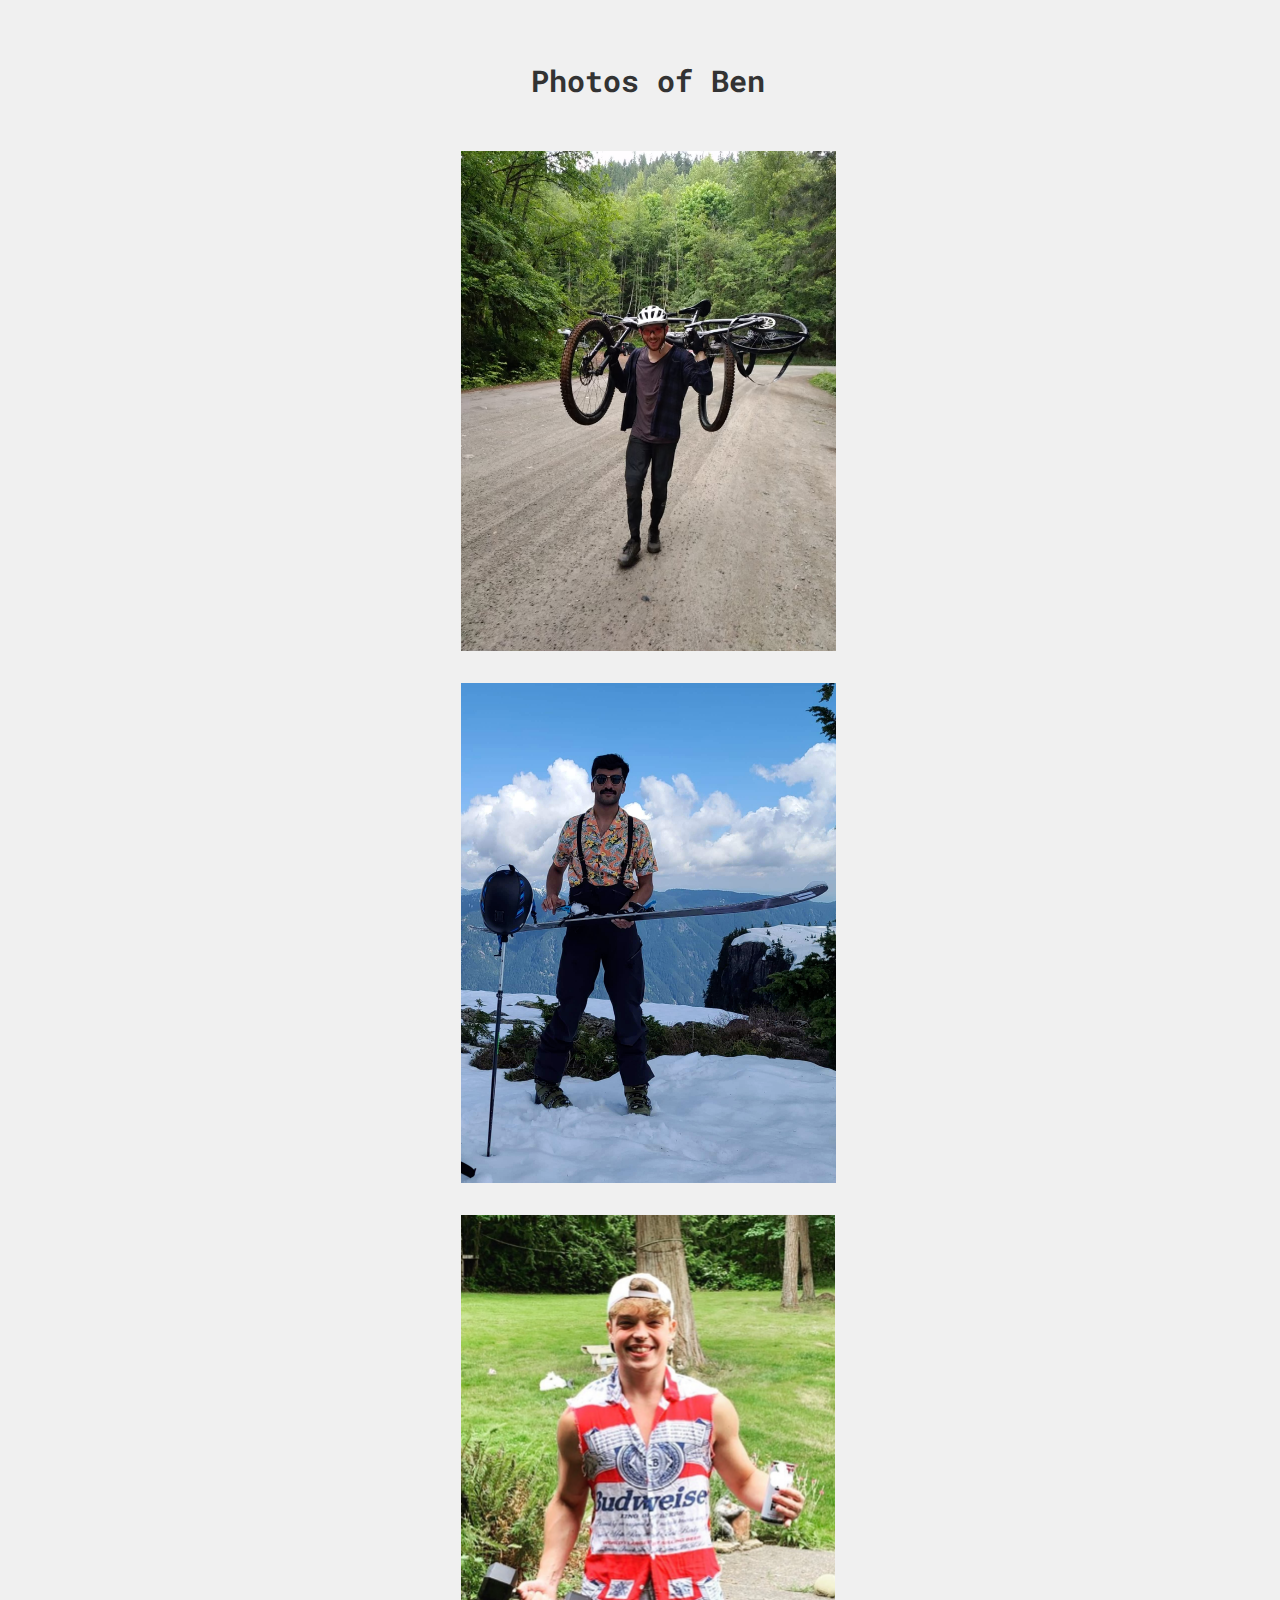
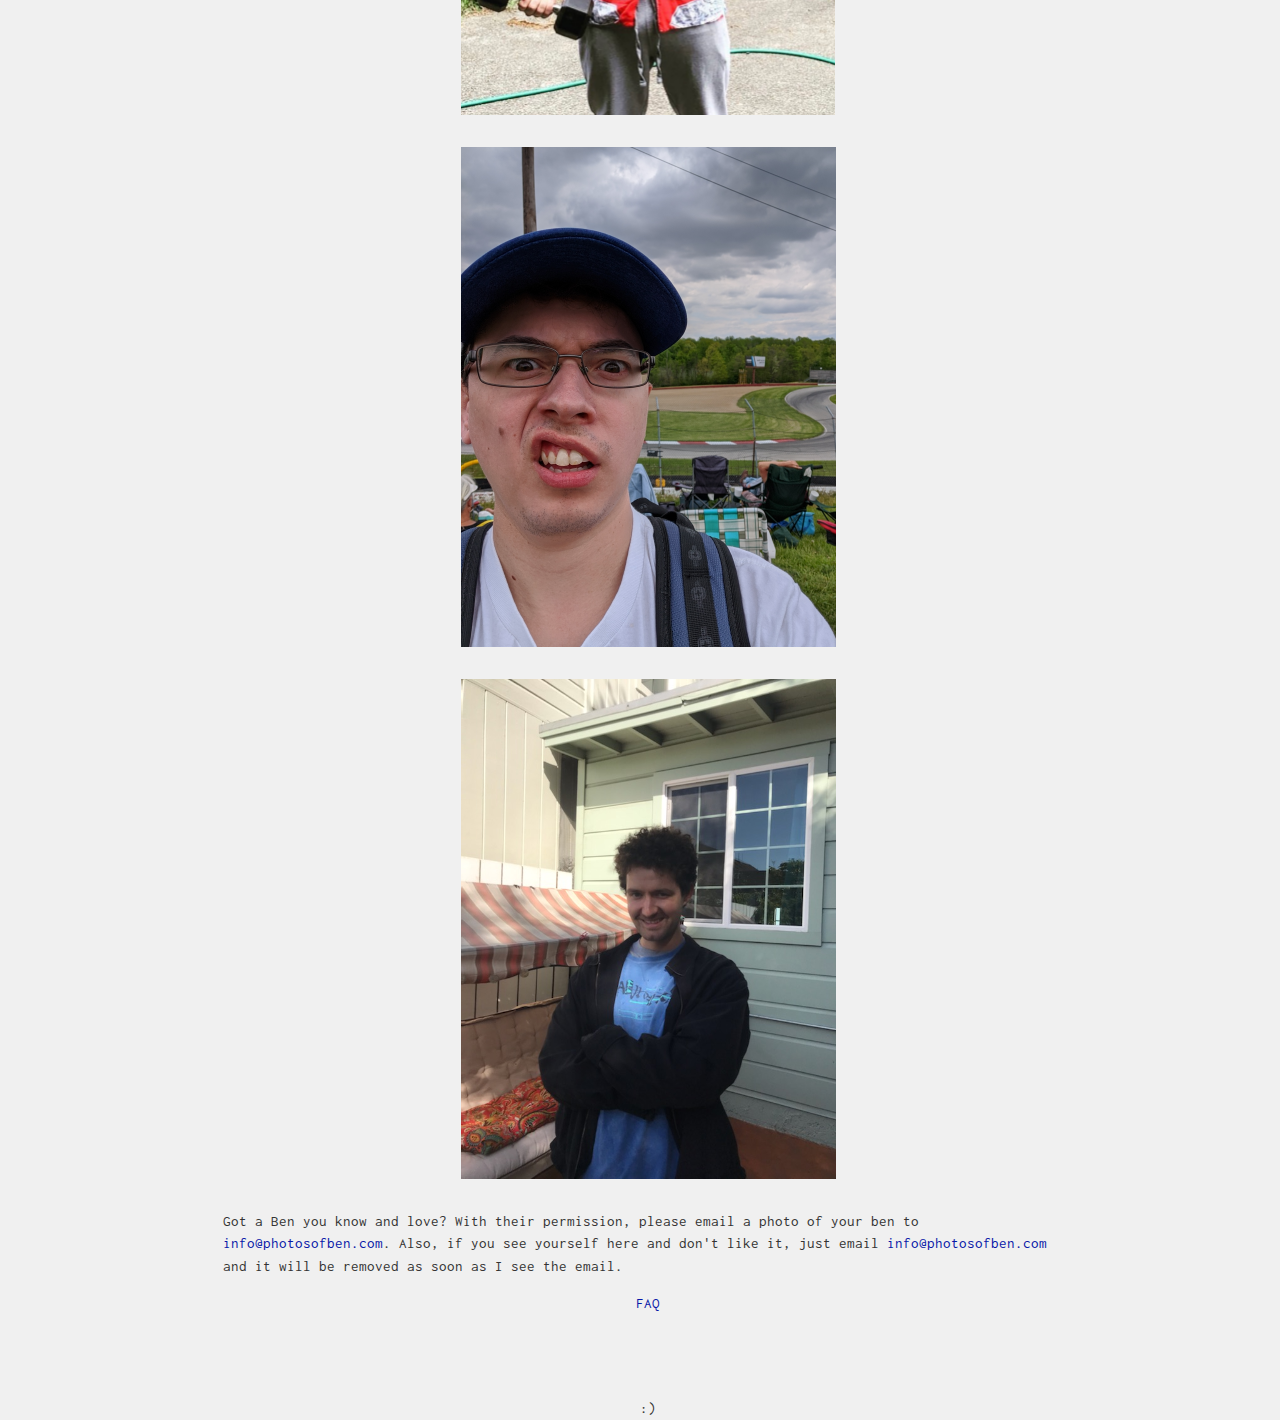
<file: index.html>
<!DOCTYPE html>
<html>
	<head>
		<link rel="stylesheet" href="main.css">
		<link rel="shortcut icon" type="image/jpeg" href="favicon"/>

		<title> Photos of Ben </Title>
		<!-- This is goatcounter, just so I can see if there is anybody reading this site. It does not track any personal data and is open sourced. Check it out! https://www.goatcounter.com -->
		<script data-goatcounter="https://photosofben.goatcounter.com/count" async src="//gc.zgo.at/count.js"></script>

	</head>

	<body class="content">
		<div class="homeheader">
			<h2 class="titleCard name">
				Photos of Ben
			</h2>
		</div>

		<div class="ben-zone">
			<img src="imgs/ben1.png">
			<img src="imgs/ben2.png">
			<img src="imgs/ben3.png">
			<img src="imgs/ben4.png">
			<img src="imgs/ben5.png">
			<p>
			Got a Ben you know and love? With their permission, please email a photo of your ben to <a href="mailto:info@photosofben.com">info@photosofben.com</a>. Also, if you see yourself here and don't like it, just email <a href="mailto:info@photosofben.com">info@photosofben.com</a> and it will be removed as soon as I see the email.
			</p>
			<a href="pages/faq.html">FAQ</a>
			<br>
			<br>
			<br>
			<p>	:)	</p>
		</div>
	</body>

</html>
</file>
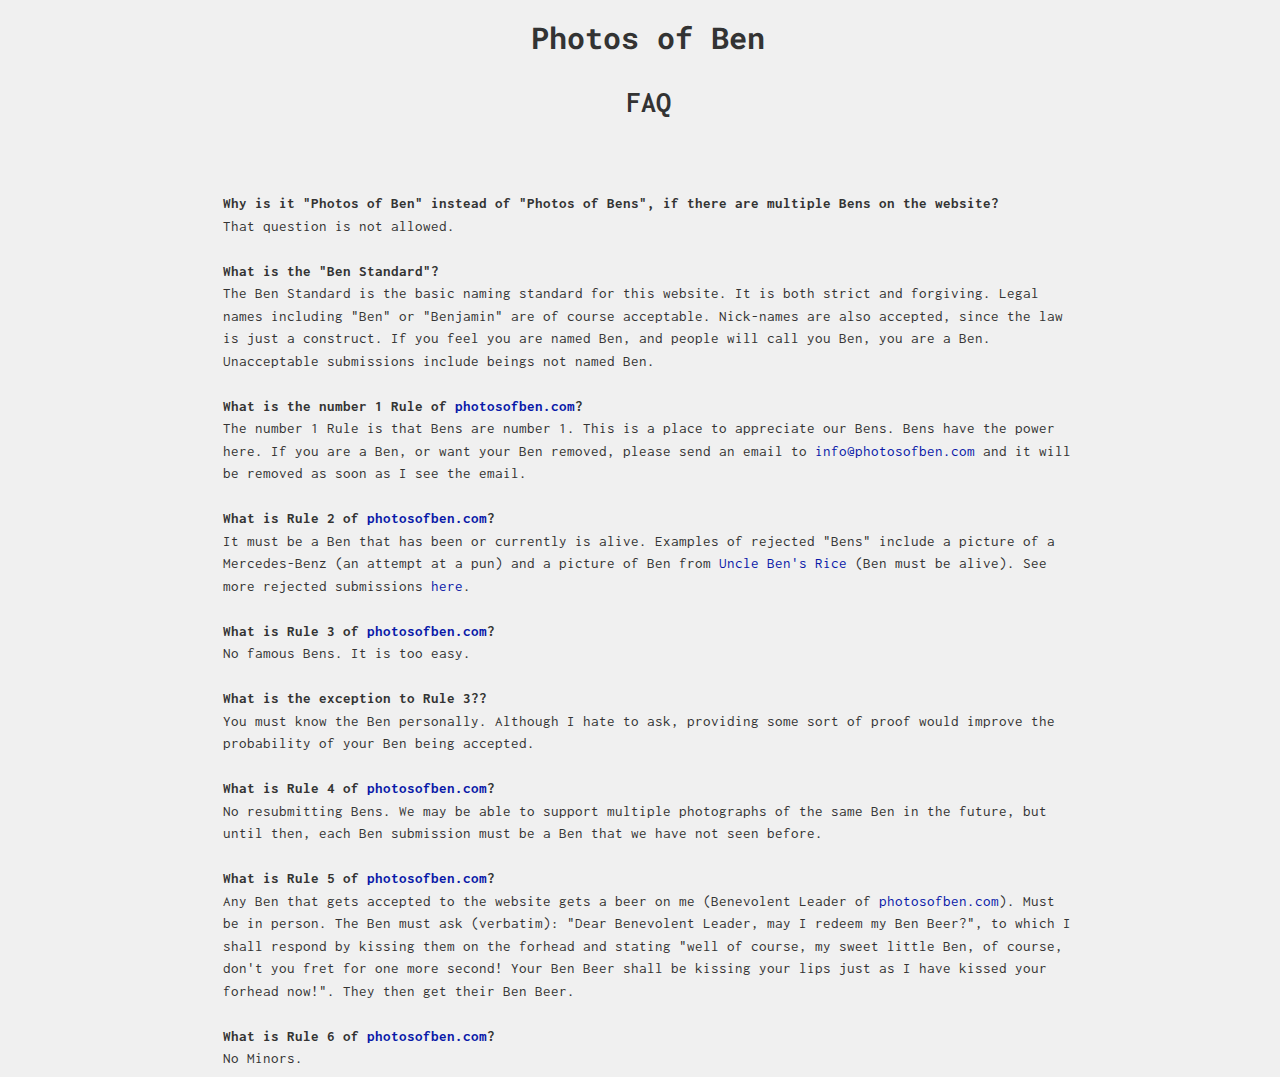
<file: pages/faq.html>
<!DOCTYPE html>
<html>

	<head>
		<link rel="stylesheet" href="../main.css">
		<title> Photos of Ben </Title>
		<link rel="shortcut icon" type="image/jpeg" href="../favicon"/>
	</head>

  <body class="content">
		<div class="homeheader">
			<h2 class="titleCard name">
				<a href="../index.html">Photos of Ben</a>
			</h2>
		</div>

		<h1> FAQ </h1>

		<div class="ben-zone" style="align-items: left">
			<p>
			<b> Why is it "Photos of Ben" instead of "Photos of Bens", if there are multiple Bens on the website? </b> <br>
			That question is not allowed.
			<br>
			<br>

			<b> What is the "Ben Standard"? </b> <br>
			The Ben Standard is the basic naming standard for this website. It is both strict and forgiving. Legal names including "Ben" or "Benjamin" are of course acceptable. Nick-names are also accepted, since the law is just a construct. If you feel you are named Ben, and people will call you Ben, you are a Ben. Unacceptable submissions include beings not named Ben.
			<br>
			<br>

			<b> What is the number 1 Rule of <a href=../index.html>photosofben.com</a>? </b> <br>
			The number 1 Rule is that Bens are number 1. This is a place to appreciate our Bens. Bens have the power here. If you are a Ben, or want your Ben removed, please send an email to <a href="mailto:info@photosofben.com">info@photosofben.com</a> and it will be removed as soon as I see the email.

			<br>
			<br>

			<b> What is Rule 2 of <a href=../index.html>photosofben.com</a>? </b> <br>
			It must be a Ben that has been or currently is alive. Examples of rejected "Bens" include a picture of a Mercedes-Benz (an attempt at a pun) and a picture of Ben from <a href="https://www.unclebens.ca/products">Uncle Ben's Rice</a> (Ben must be alive). See more rejected submissions <a href=rejects.html>here</a>.

			<br>
			<br>

			<b> What is Rule 3 of <a href=../>photosofben.com</a>? </b> </br>
			No famous Bens. It is too easy.

			<br>
			<br>

			<b> What is the exception to Rule 3?? </b> </br>
			You must know the Ben personally. Although I hate to ask, providing some sort of proof would improve the probability of your Ben being accepted.
			<br>
			<br>

			<b> What is Rule 4 of <a href=../>photosofben.com</a>? </b> </br>
			No resubmitting Bens. We may be able to support multiple photographs of the same Ben in the future, but until then, each Ben submission must be a Ben that we have not seen before.
			<br>
			<br>

			<b> What is Rule 5 of  <a href=../>photosofben.com</a>? </b> </br>
			Any Ben that gets accepted to the website gets a beer on me (Benevolent Leader of  <a href=../>photosofben.com</a>). Must be in person. The Ben must ask (verbatim): "Dear Benevolent Leader, may I redeem my Ben Beer?", to which I shall respond by kissing them on the forhead and stating "well of course, my sweet little Ben, of course, don't you fret for one more second! Your Ben Beer shall be kissing your lips just as I have kissed your forhead now!". They then get their Ben Beer.
			<br>
			<br>

			<b> What is Rule 6 of  <a href=../>photosofben.com</a>? </b> </br>
			No Minors.
			</p>
		</div>

	</body>

</html>
</file>
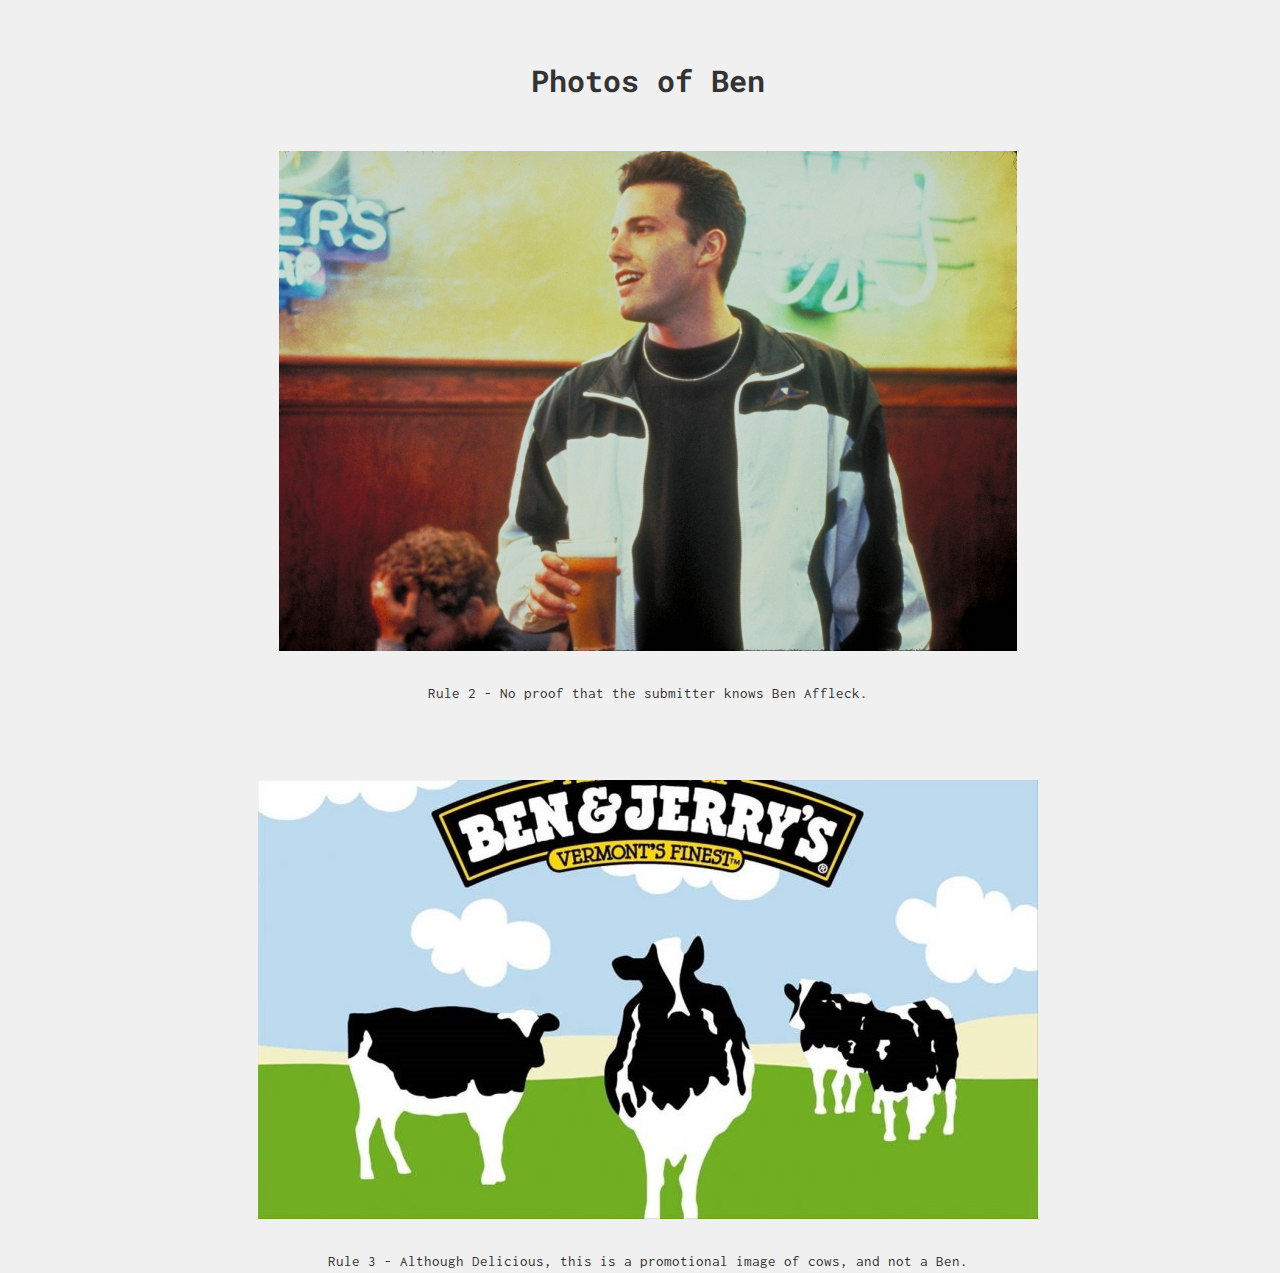
<file: pages/rejects.html>
<!DOCTYPE html>
<html>

	<head>
		<link rel="stylesheet" href="../main.css">
		<title> Photos of Ben </Title>
		<link rel="shortcut icon" type="image/jpeg" href="../favicon"/>

	</head>

	<body class="content">
		<div class="homeheader">
			<h2 class="titleCard name">
				Photos of Ben
			</h2>
		</div>

		<div class="ben-zone">
			<img src="../reject_imgs/reject_2.JPG">
			<p> Rule 2 - No proof that the submitter knows Ben Affleck.</p>
			</br>
			</br>
			<img src="../reject_imgs/reject_1.JPG">
			<p> Rule 3 - Although Delicious, this is a promotional image of cows, and not a Ben.</p>
		</div>

	</body>

</html>
</file>
<file: main.css>
@import url("https://fonts.googleapis.com/css?family=Roboto+Mono|Major+Mono+Display|Inconsolata");
html {
  height: 100%;
  width: 100%;
}

body {
  height: 100%;
  font-size: 15px;
  line-height: 1.5;
  color: #333;
  background-color: rgb(240, 240, 240);
  font-family: "Inconsolata";
  margin-top: 25px;
}

a {
  color: #333;
  border-bottom: 0;
  text-decoration: none;
  display: inline;
}

.homeheader {
  display: flex;
  flex-direction: row;
  justify-content: space-around;
  align-items: baseline;
}

.titleCard {
  display: flex;
  flex-direction: column;
  justify-content: flex-start;
}

.name {
  font-family: "Roboto Mono";
  font-size: 30px;
  margin: 0;
}

.ul {
  border-bottom: 2px solid black;
}

.row_cls {
  display: flex;
  flex-direction: row;
  align-items: center;
}

.col_cls {
  display: flex;
  flex-direction: column;
  align-items: center;
}

.wide {
  width: 65%;
  justify-content: space-between;
}

.content {
  width: 100%;
  height: 100%;
  display: flex;
  flex-direction: column;
  align-items: center;
  justify-content: center;
  margin-top: 6rem;
}

.ben-zone {
  width: 75%;
  max-width: 850px;
  height: 100%;
  color: #333;
  border-bottom: 0;
  margin-top: 2rem;
  display: flex;
  flex-direction: column;
  align-items: center;
}
.ben-zone a {
  color: #0818A8;
}
.ben-zone img {
  max-height: 500px;
  margin: 1rem 0 1rem 0;
}
</file>
